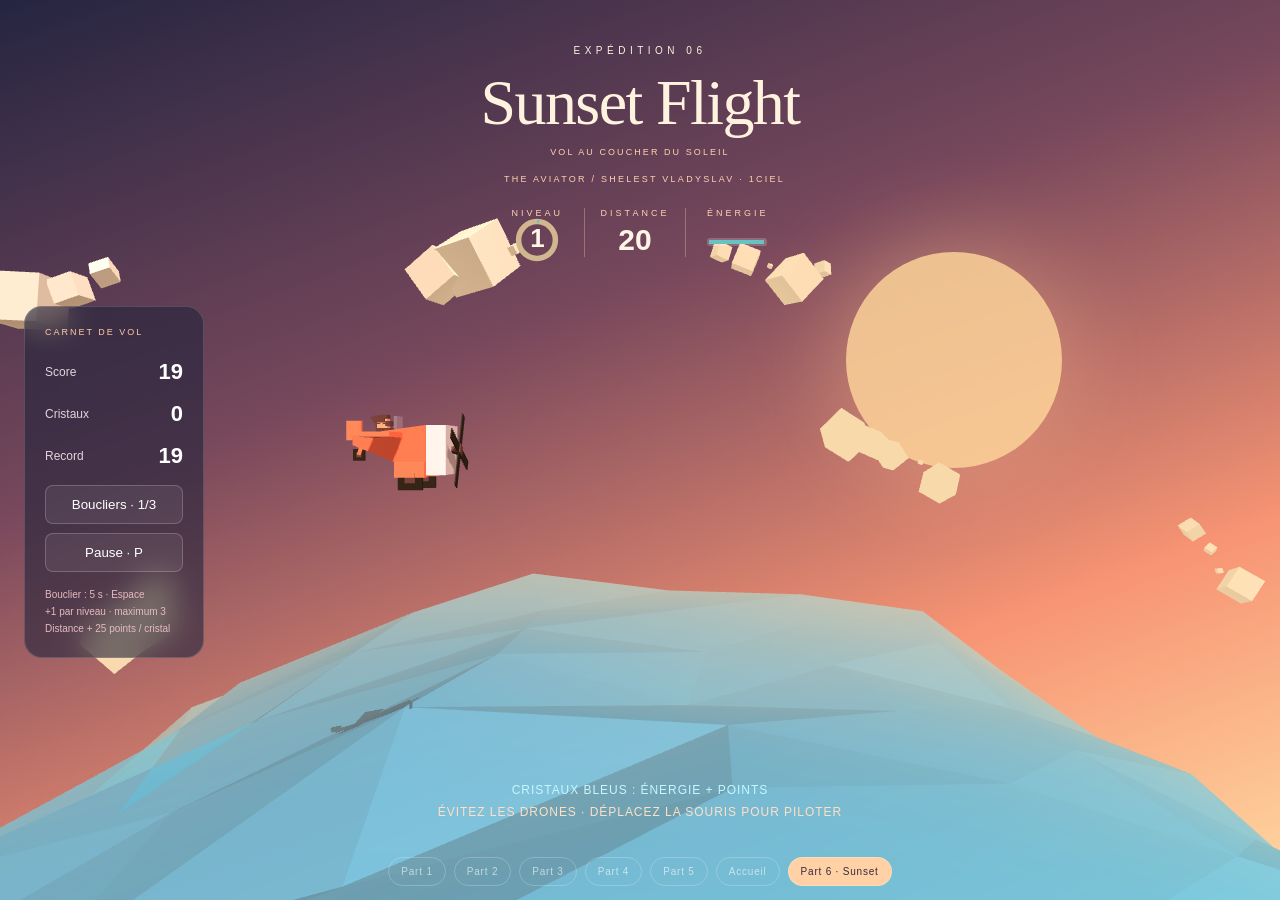
<file: dossier_eleve/part6.html>
<html>
	<head>
		<meta charset="UTF-8" />
		<meta http-equiv="X-UA-Compatible" content="IE=edge">
		<meta name="viewport" content="width=device-width, initial-scale=1">
		<title>The Aviator: The Game | Codrops</title>
		<meta name="description" content="Demo of the game: The Making of 'The Aviator': Animating a Basic 3D Scene with Three.js" />
		<meta name="keywords" content="three.js, webgl, tutorial, game, 3d, animation, airplane, web development, javascript" />
		<meta name="author" content="Karim Maaloul for Codrops" />
		<link rel="shortcut icon" href="favicon.ico">
		
		
		<link rel="stylesheet" type="text/css" href="css/game.css" />
		<script type="text/javascript" src="js/TweenMax.min.js"></script>
		<script type="text/javascript" src="js/three.min.js"></script>
		<script src="js/game_sunset.js"></script>
		<!--[if IE]>
		  <script src="http://html5shiv.googlecode.com/svn/trunk/html5.js"></script>
		<![endif]-->
	<link rel="stylesheet" href="css/sunset.css"></head>
	<body>
		<div class="game-holder" id="gameHolder">
			<div class="header">
				<h1><span>EXPÉDITION 06</span>Sunset Flight</h1>
				<div class="time-of-day" id="timeOfDay">VOL AU COUCHER DU SOLEIL</div><h2>THE AVIATOR / SHELEST VLADYSLAV · 1CIEL</h2>
				<div class="score" id="score">
					<div class="score__content" id="level">
						<div class="score__label">niveau</div>
						<div class="score__value score__value--level" id="levelValue">1</div>
						<svg class="level-circle" id="levelCircle" viewbox="0 0 200 200">
							<circle id="levelCircleBgr" r="80" cx="100" cy="100" fill="none" stroke="#d1b790" stroke-width="24px" />
							<circle id="levelCircleStroke" r="80" cx="100" cy="100" fill="none" #f25346 stroke="#68c3c0" stroke-width="14px" stroke-dasharray="502" />
						</svg>
					</div>
					<div class="score__content" id="dist">
						<div class="score__label">distance</div>
						<div class="score__value score__value--dist" id="distValue">000</div>
					</div>
					<div class="score__content" id="energy">
						<div class="score__label">énergie</div>
						<div class="score__value score__value--energy" id="energyValue">
							<div class="energy-bar" id="energyBar"></div>
						</div>
					</div>
				</div>
			</div>
			<div class="sun"></div><div class="stars"></div><div class="world" id="world"></div>
			<div class="message message--replay" id="replayMessage">Vol terminé · Cliquez ou Entrée pour rejouer</div>
			<div class="message message--instructions" id="instructions">Cristaux bleus : énergie + points<span>Évitez les drones · Déplacez la souris pour piloter</span></div>
		</div>
		<aside class="flight-panel"><div class="eyebrow">CARNET DE VOL</div><label>Score <strong id="points">0</strong></label><label>Cristaux <strong id="crystals">0</strong></label><label>Record <strong id="best">0</strong></label><button id="shield">Boucliers · 1/3</button><button id="pause">Pause · P</button><small>Bouclier : 5 s · Espace<br>+1 par niveau · maximum 3<br>Distance + 25 points / cristal</small></aside><div id="notice" class="notice" aria-live="polite"></div><div id="paused" hidden>VOL EN PAUSE<span>P pour reprendre</span></div><!-- Demo links -->
		<nav class="meta">
			<a class="demo-link" href="part1.html">Part 1</a>
			<a class="demo-link" href="part2.html">Part 2</a>
			<a class="demo-link" href="part3.html">Part 3</a>
			<a class="demo-link" href="part4.html">Part 4</a>
			<a class="demo-link" href="part5.html">Part 5</a>
			<a class="demo-link" href="index.html">Accueil</a><a class="demo-link demo-link--current" href="part6.html">Part 6 · Sunset</a>
		</nav>
	<section id="deathScreen" class="death-screen" hidden role="dialog" aria-modal="true" aria-labelledby="deathTitle"><div class="death-card"><div class="eyebrow">RAPPORT DE MISSION</div><h2 id="deathTitle">Fin du vol</h2><p id="deathReason"></p><div class="death-stats"><div>Score<strong id="deathScore">0</strong></div><div>Distance<strong id="deathDistance">0 m</strong></div><div>Niveau<strong id="deathLevel">1</strong></div><div>Cristaux<strong id="deathCrystals">0</strong></div><div>Temps de vol<strong id="deathTime">0 s</strong></div><div>Record<strong id="deathBest">0</strong></div></div><a class="return-home" href="index.html">Retour à l’accueil</a></div></section></body>
</html>
</file>
<file: dossier_eleve/css/game.css>
.game-holder {
	position: absolute;
	width: 100%;
	height: 100%;
	background: -webkit-linear-gradient(#e4e0ba, #f7d9aa);
	background: linear-gradient(#e4e0ba, #f7d9aa);
}

.world {
	position: absolute;
	overflow: hidden;
	width: 100%;
	height: 100%;
}

.header {
	position: absolute;
	top: 8vh;
	left: 0;
	width: 100%;
	text-align: center;
	pointer-events: none;
}

.header h1 {
	font-family: 'Playfair Display';
	font-size: 4.5em;
	line-height: 1;
	margin: 0;
	letter-spacing: -0.025em;
	color: #d1b790;
}

.header h1 span {
	font-size: 0.2em;
	font-style: italic;
	display: block;
	margin: 0 0 -1.5em -7em;
	letter-spacing: 0px;
}

.header h2 {
	font-size: 0.585em;
	margin: 0.25em 0;
	white-space: nowrap;
	text-indent: 1em;
	letter-spacing: 1em;
	text-transform: uppercase;
	color: #d6483b;
}

.score {
	width: 100%;
	margin: 2em 0 0;
	text-align: center;
	white-space: nowrap;
}

.score__content {
	position: relative;
	display: inline-block;
	padding: 0 1em;
	vertical-align: top;
}

.score__content:nth-child(2) {
	border-right: 1px solid #d1b790;
	border-left: 1px solid #d1b790;
}

.score__label {
	font-size: 9px;
	position: relative;
	margin: 0 0 0.5em 0;
	text-align: center;
	letter-spacing: 3px;
	text-transform: uppercase;
	color: #d1b790;
}

.score__value {
	font-family: 'Playfair Display';
	font-weight: bold;
	color: #d1b790;
}

.score__value--level {
	font-size: 26px;
}

.score__value--dist {
	font-size: 30px;
}

.level-circle {
	position: absolute;
	left: 50%;
	width: 46px;
	margin: -37px 0 0 -23px;
	-webkit-transform: rotate(-90deg);
	transform: rotate(-90deg);
}

.score__value--energy {
	position: relative;
	width: 60px;
	height: 8px;
	margin-top: 20px;
	border-radius: 3px;
	background-color: #d1b790;
}

.energy-bar {
	position: absolute;
	top: 0;
	right: 0;
	bottom: 0;
	left: 0;
	margin: 2px;
	background-color: #f25346;
	-webkit-animation-name: none;
	animation-name: none;
	-webkit-animation-duration: 150ms;
	animation-duration: 150ms;
	-webkit-animation-iteration-count: infinite;
	animation-iteration-count: infinite;
}

.message {
	font-weight: bold;
	position: absolute;
	left: 0;
	width: 100%;
	text-align: center;
	text-transform: uppercase;
	pointer-events: none;
}

.message--replay {
	font-size: 1.25vw;
	bottom: 40vh;
	display: none;
	text-indent: 0.5em;
	letter-spacing: 0.5em;
	color: #d1b790;
}

.message--instructions {
	font-family: 'Playfair Display';
	font-size: 0.85em;
	bottom: 8vh;
	letter-spacing: 0.2em;
	color: #68c3c0;
}

.message--instructions span {
	display: block;
	color: #d6483b;
	white-space: nowrap;
}

@-webkit-keyframes blinking {
	0% { opacity: 1; }
	50% { opacity: 0; }
	100% { opacity: 1; }
}

@keyframes blinking {
	0% { opacity: 1; }
	50% { opacity: 0; }
	100% { opacity: 1; }
}

@media screen and (max-width: 40em) {
	.header {
		font-size: 0.75em;
		top: 6.5em;
	}
	.header h2 {
		letter-spacing: 0.65em;
	}
}
</file>
<file: dossier_eleve/css/sunset.css>
*{box-sizing:border-box}body{margin:0;background:#1f2342;font-family:Arial,sans-serif;color:#fff4e4}button,a{-webkit-tap-highlight-color:transparent}.game-holder{background:linear-gradient(160deg,#252541 0%,#78485c 38%,#f79473 72%,#ffd9a1 100%)}.sun{position:absolute;width:24vh;height:24vh;right:17%;top:28%;border-radius:50%;background:#ffd49a;box-shadow:0 0 100px #ffc09188;opacity:.85}.header{top:5vh;z-index:2}.header h1{font-family:Georgia,serif;color:#fff2de;font-size:clamp(36px,5vw,76px);font-weight:normal}.header h1 span{font:10px Arial;letter-spacing:.45em;margin:0 0 15px;display:block}.header h2{color:#ffd0b1;font:9px Arial;letter-spacing:.25em;margin:17px 0}.score{margin:24px 0}.score__label{color:#ffd0b1}.score__value{color:#fff5e7;font-family:Arial}.score__content:nth-child(2){border-color:#ffd0b155}.score__value--energy{background:#fff3}.flight-panel{position:absolute;z-index:4;left:28px;top:34%;width:180px;padding:20px;background:#22243b99;border:1px solid #ffffff26;border-radius:18px;backdrop-filter:blur(15px)}.eyebrow{font-size:9px;letter-spacing:2px;color:#ffc9a7;margin-bottom:22px}.flight-panel label{display:flex;justify-content:space-between;align-items:center;font-size:12px;margin:16px 0;color:#e0d5da}.flight-panel strong{font-size:22px;color:#fff}.flight-panel button{display:block;width:100%;padding:11px 5px;background:#fff1;border:1px solid #fff3;border-radius:8px;color:white;margin:9px 0;cursor:pointer}.flight-panel button:hover{background:#fff3}.flight-panel small{display:block;font-size:10px;line-height:1.7;color:#e4bbc0;margin-top:14px}.message--instructions{z-index:2;color:#c5f7ff;font:12px Arial;letter-spacing:.08em;bottom:9vh}.message--instructions span{color:#ffe0c5;margin-top:8px}.message--replay{z-index:3;color:white;font:clamp(14px,2vw,24px) Arial;letter-spacing:.1em;text-indent:0;background:#25243bc9;padding:24px}.meta{z-index:5;bottom:18px;left:0;width:100%;display:flex;justify-content:center;gap:8px;flex-wrap:wrap}.demo-link{font:10px Arial;color:#fff9;padding:7px 10px;border:1px solid #fff2;border-radius:20px;text-decoration:none}.demo-link--current{background:#ffd1a5;color:#3a2940}.notice{position:absolute;z-index:6;top:30%;left:50%;transform:translateX(-50%);background:#19384ddd;border:1px solid #89edff;padding:12px 24px;border-radius:30px;color:#c9faff;opacity:0;transition:opacity .2s;pointer-events:none}.danger{background:#702944dd;border-color:#ff9d97;color:#fff}#paused{position:absolute;z-index:7;inset:0;background:#171c36bb;display:flex;align-items:center;justify-content:center;flex-direction:column;letter-spacing:.3em;font-size:25px;pointer-events:none}#paused[hidden]{display:none}#paused span{font-size:12px;letter-spacing:.1em;margin-top:18px}@media(max-width:650px){.flight-panel{top:auto;bottom:16%;left:12px;width:140px;padding:12px}.flight-panel label{margin:5px 0}.flight-panel strong{font-size:17px}.eyebrow,.flight-panel small{display:none}.header{top:24px;font-size:1em}.header h2{font-size:8px}.score{margin-top:16px}.message--instructions{font-size:10px;bottom:9vh}.meta{bottom:8px;gap:3px}.demo-link{font-size:9px;padding:5px}.flight-panel button{padding:8px;font-size:10px}}

/* Navigation isolated from the original demo layout. */
html,body{width:100%;height:100%;overflow:hidden}.meta{position:fixed;top:auto;right:12px;bottom:14px;left:12px;width:auto;height:auto;align-items:center;align-content:center;border:0;white-space:normal;line-height:1.2}.meta::after{display:none}.meta a{flex:0 0 auto;height:auto;border:1px solid #ffffff38;padding:8px 12px;letter-spacing:.08em}.flight-panel{position:fixed;left:24px;right:auto;transform:none}.world{touch-action:none}.sun{pointer-events:none}@media(max-width:650px){.flight-panel{left:12px}.meta{left:6px;right:6px;bottom:8px;gap:3px}.meta a{padding:6px;font-size:9px}}

.time-of-day{font-size:9px;letter-spacing:.23em;color:#ffd3ad;margin-top:12px}.game-holder{transition:background 1.8s ease}.sun{transition:background 1.8s,box-shadow 1.8s}.stars{position:absolute;inset:0;pointer-events:none;opacity:0;transition:opacity 1.8s;background-image:radial-gradient(1px 1px at 10% 15%,white 95%,transparent),radial-gradient(2px 2px at 35% 28%,white 95%,transparent),radial-gradient(1px 1px at 72% 12%,white 95%,transparent),radial-gradient(1px 1px at 90% 38%,white 95%,transparent);background-size:330px 280px}.night-flight .game-holder{background:linear-gradient(160deg,#080f26,#182b50 60%,#3c597b)}.night-flight .sun{background:#e1edff;box-shadow:0 0 65px #b5d3ff55}.night-flight .stars{opacity:.85}.night-flight .time-of-day{color:#bedaff}.launch-sunset{position:fixed;z-index:4;left:24px;top:35%;max-width:245px;padding:22px;color:#30263a;background:#ffd4ae;border:1px solid #fff5;border-radius:16px;font-size:17px;text-decoration:none;box-shadow:0 12px 40px #181b3b44}.launch-sunset span{display:block;margin-top:12px;font-size:11px;line-height:1.6}.launch-sunset:hover{background:#ffe6c9}@media(max-width:650px){.launch-sunset{top:auto;bottom:19%;left:12px;max-width:180px;padding:14px;font-size:13px}}

.home-page .launch-sunset{left:50%;top:auto;bottom:18%;transform:translateX(-50%);width:min(480px,90vw);max-width:none;padding:28px 30px;text-align:center;font-size:24px;font-weight:bold}.home-page .launch-sunset span{font-size:13px;font-weight:normal}.death-screen{position:fixed;inset:0;z-index:30;display:flex;align-items:center;justify-content:center;padding:22px;background:rgba(5,10,25,.82);backdrop-filter:blur(7px);animation:death-reveal .5s ease both}.death-screen[hidden]{display:none}.death-card{width:min(490px,100%);padding:34px;border:1px solid #ffffff26;border-radius:24px;background:linear-gradient(145deg,#292d48,#171d32);box-shadow:0 30px 90px #0005;text-align:center}.death-card h2{font:44px Georgia,serif;margin:16px 0;color:#fff0dc}.death-card p{font-size:13px;color:#efb9ab}.death-stats{display:grid;grid-template-columns:repeat(3,1fr);gap:22px 12px;margin:30px 0}.death-stats div{font-size:11px;color:#bcbfd2}.death-stats strong{display:block;margin-top:9px;font-size:23px;color:#fff1dd}.return-home{display:block;padding:17px;border-radius:12px;background:#ffd0a3;color:#2b2940;font-weight:bold;text-decoration:none}.return-home:hover{background:#ffe5c8}.flight-ended .flight-panel,.flight-ended .meta{pointer-events:none;opacity:.4}@keyframes death-reveal{from{opacity:0}to{opacity:1}}@media(max-width:500px){.death-card{padding:24px}.death-card h2{font-size:34px}.death-stats strong{font-size:20px}.home-page .launch-sunset{font-size:20px}}
</file>
